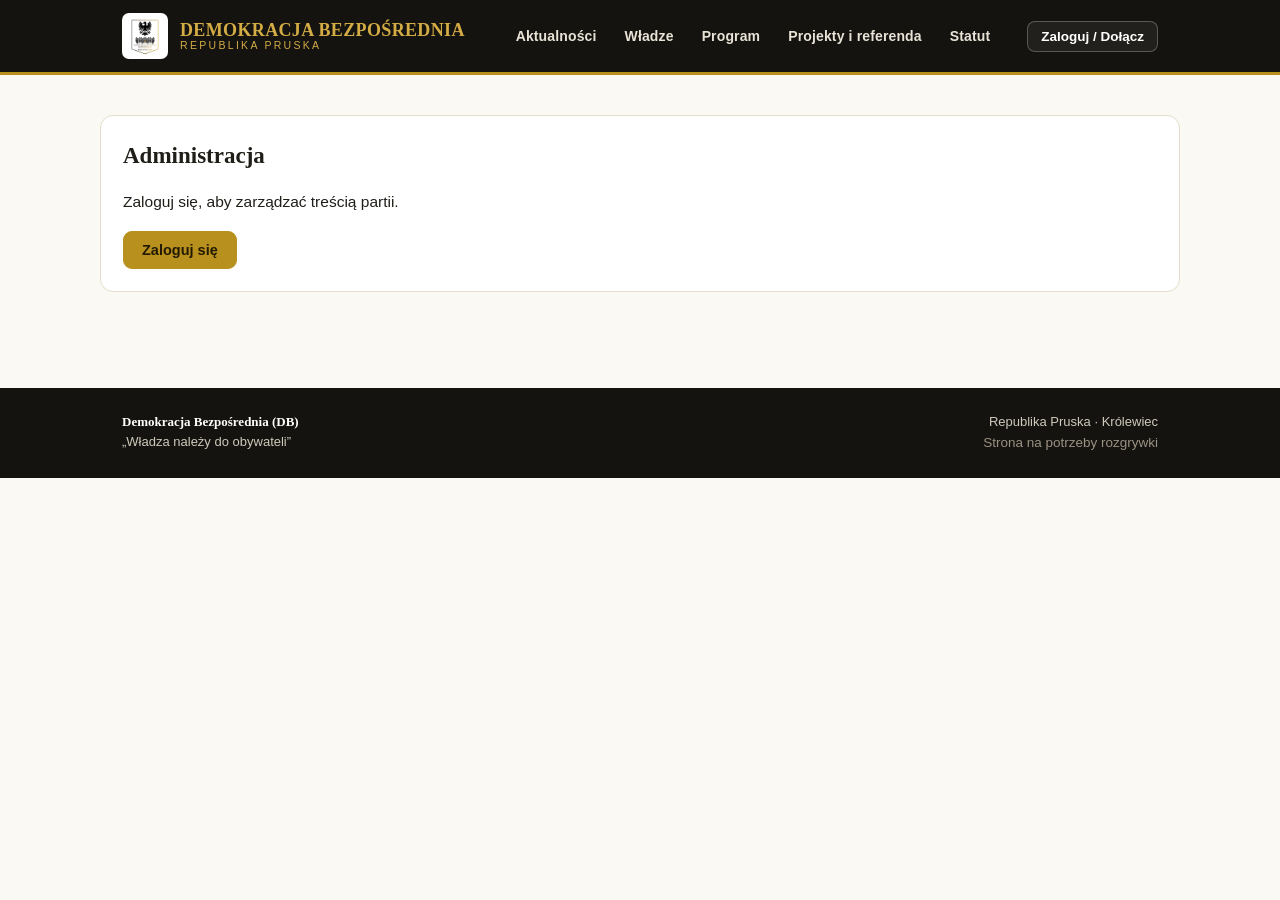
<file: admin.html>
<!DOCTYPE html>
<html lang="pl">
<head>
<meta charset="utf-8">
<meta name="viewport" content="width=device-width, initial-scale=1, viewport-fit=cover">
<title>Administracja — Demokracja Bezpośrednia</title>
<link rel="icon" href="assets/favicon.png">
<link rel="stylesheet" href="css/style.css">
</head>
<body>
<header class="top">
  <div class="top-in">
    <a class="brand" href="index.html"><img src="assets/logo.png" alt="DB"><span class="bt"><b>Demokracja Bezpośrednia</b><span>Republika Pruska</span></span></a>
    <nav class="menu" id="menu"></nav>
    <div class="acct" id="acct"></div>
  </div>
</header>
<main class="wrap section" id="main"></main>
<footer><div class="foot-in">
  <div><b>Demokracja Bezpośrednia (DB)</b><br>„Władza należy do obywateli”</div>
  <div style="text-align:right">Republika Pruska · Królewiec<br><span class="muted" style="color:#9a9282">Strona na potrzeby rozgrywki</span></div>
</div></footer>
<script src="js/vendor/firebase-app-compat.js"></script>
<script src="js/vendor/firebase-auth-compat.js"></script>
<script src="js/vendor/firebase-firestore-compat.js"></script>
<script src="config.js"></script>
<script src="js/wspolne.js"></script>
<script src="js/admin.js"></script>
</body>
</html>
</file>
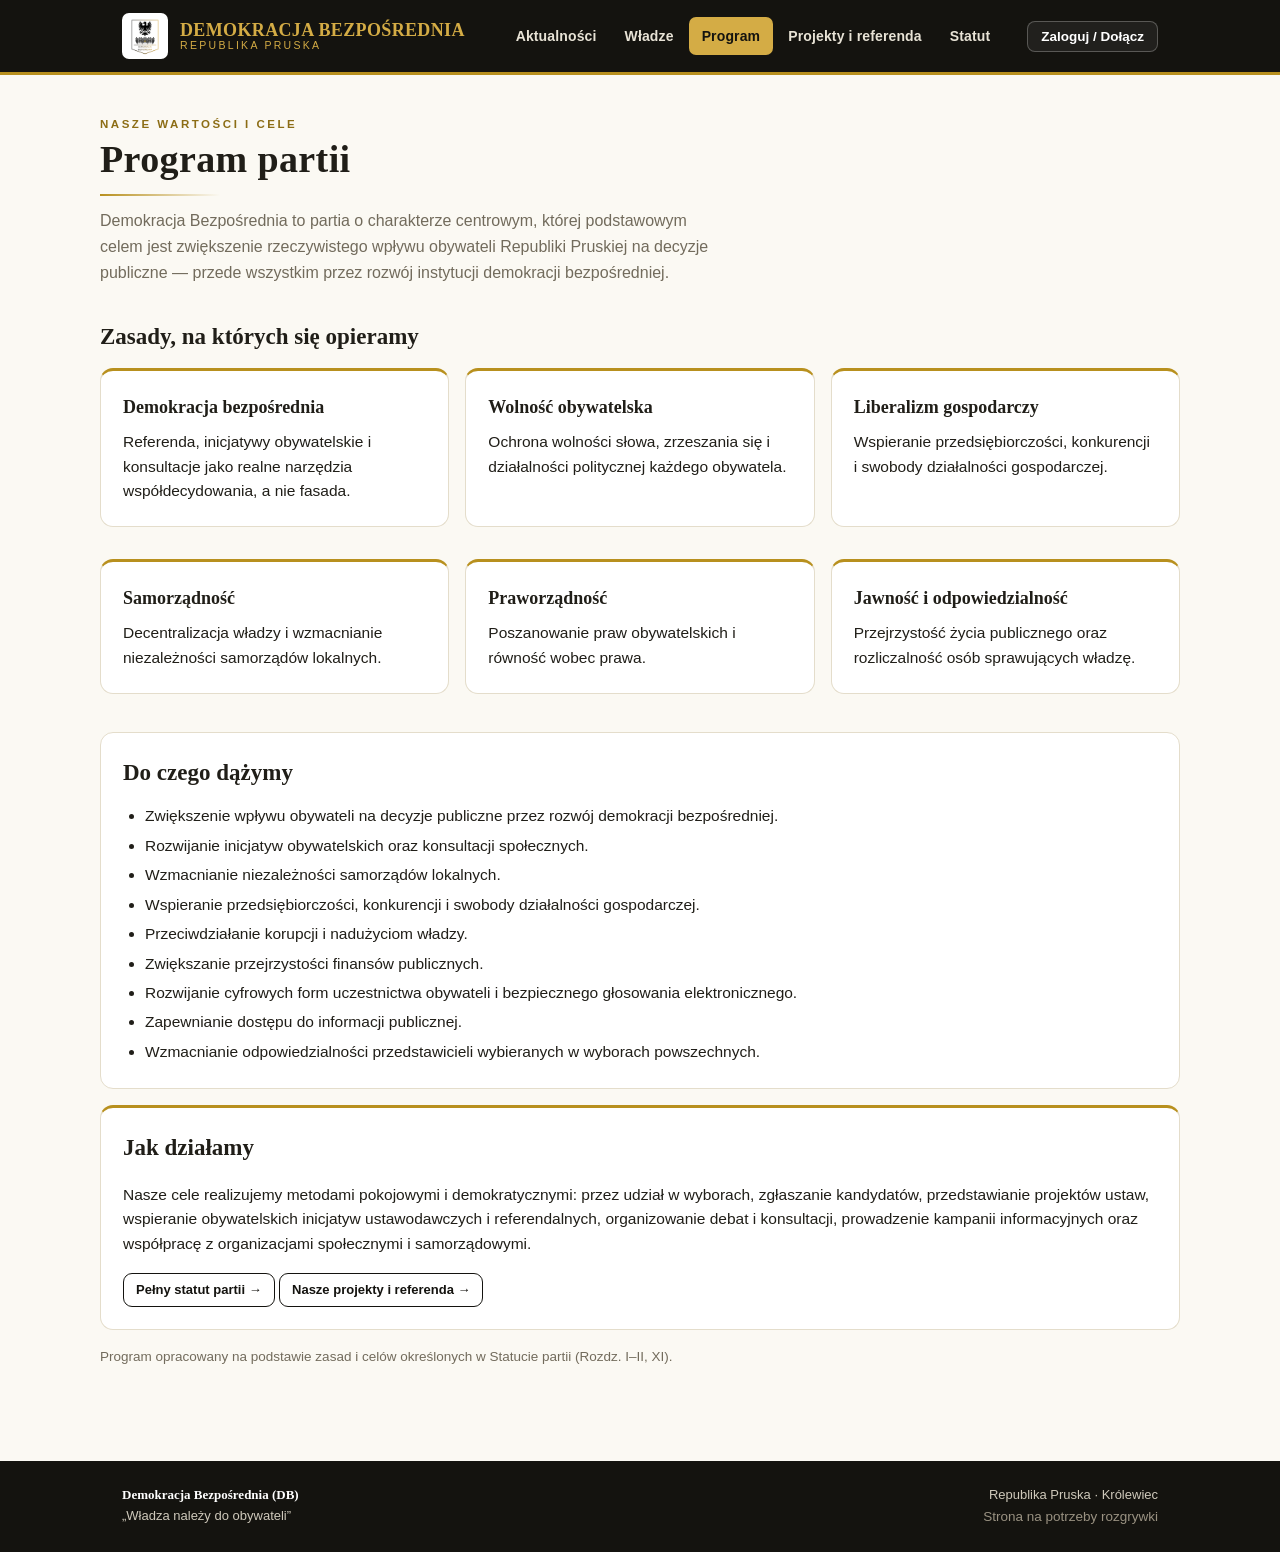
<file: program.html>
<!DOCTYPE html>
<html lang="pl">
<head>
<meta charset="utf-8">
<meta name="viewport" content="width=device-width, initial-scale=1, viewport-fit=cover">
<title>Program — Demokracja Bezpośrednia</title>
<link rel="icon" href="assets/favicon.png">
<link rel="stylesheet" href="css/style.css">
</head>
<body>
<header class="top">
  <div class="top-in">
    <a class="brand" href="index.html"><img src="assets/logo.png" alt="DB"><span class="bt"><b>Demokracja Bezpośrednia</b><span>Republika Pruska</span></span></a>
    <nav class="menu" id="menu"></nav>
    <div class="acct" id="acct"></div>
  </div>
</header>
<main class="wrap section" id="main"></main>
<footer><div class="foot-in">
  <div><b>Demokracja Bezpośrednia (DB)</b><br>„Władza należy do obywateli”</div>
  <div style="text-align:right">Republika Pruska · Królewiec<br><span class="muted" style="color:#9a9282">Strona na potrzeby rozgrywki</span></div>
</div></footer>
<script src="js/vendor/firebase-app-compat.js"></script>
<script src="js/vendor/firebase-auth-compat.js"></script>
<script src="js/vendor/firebase-firestore-compat.js"></script>
<script src="config.js"></script>
<script src="js/wspolne.js"></script>
<script src="js/program.js"></script>
</body>
</html>
</file>
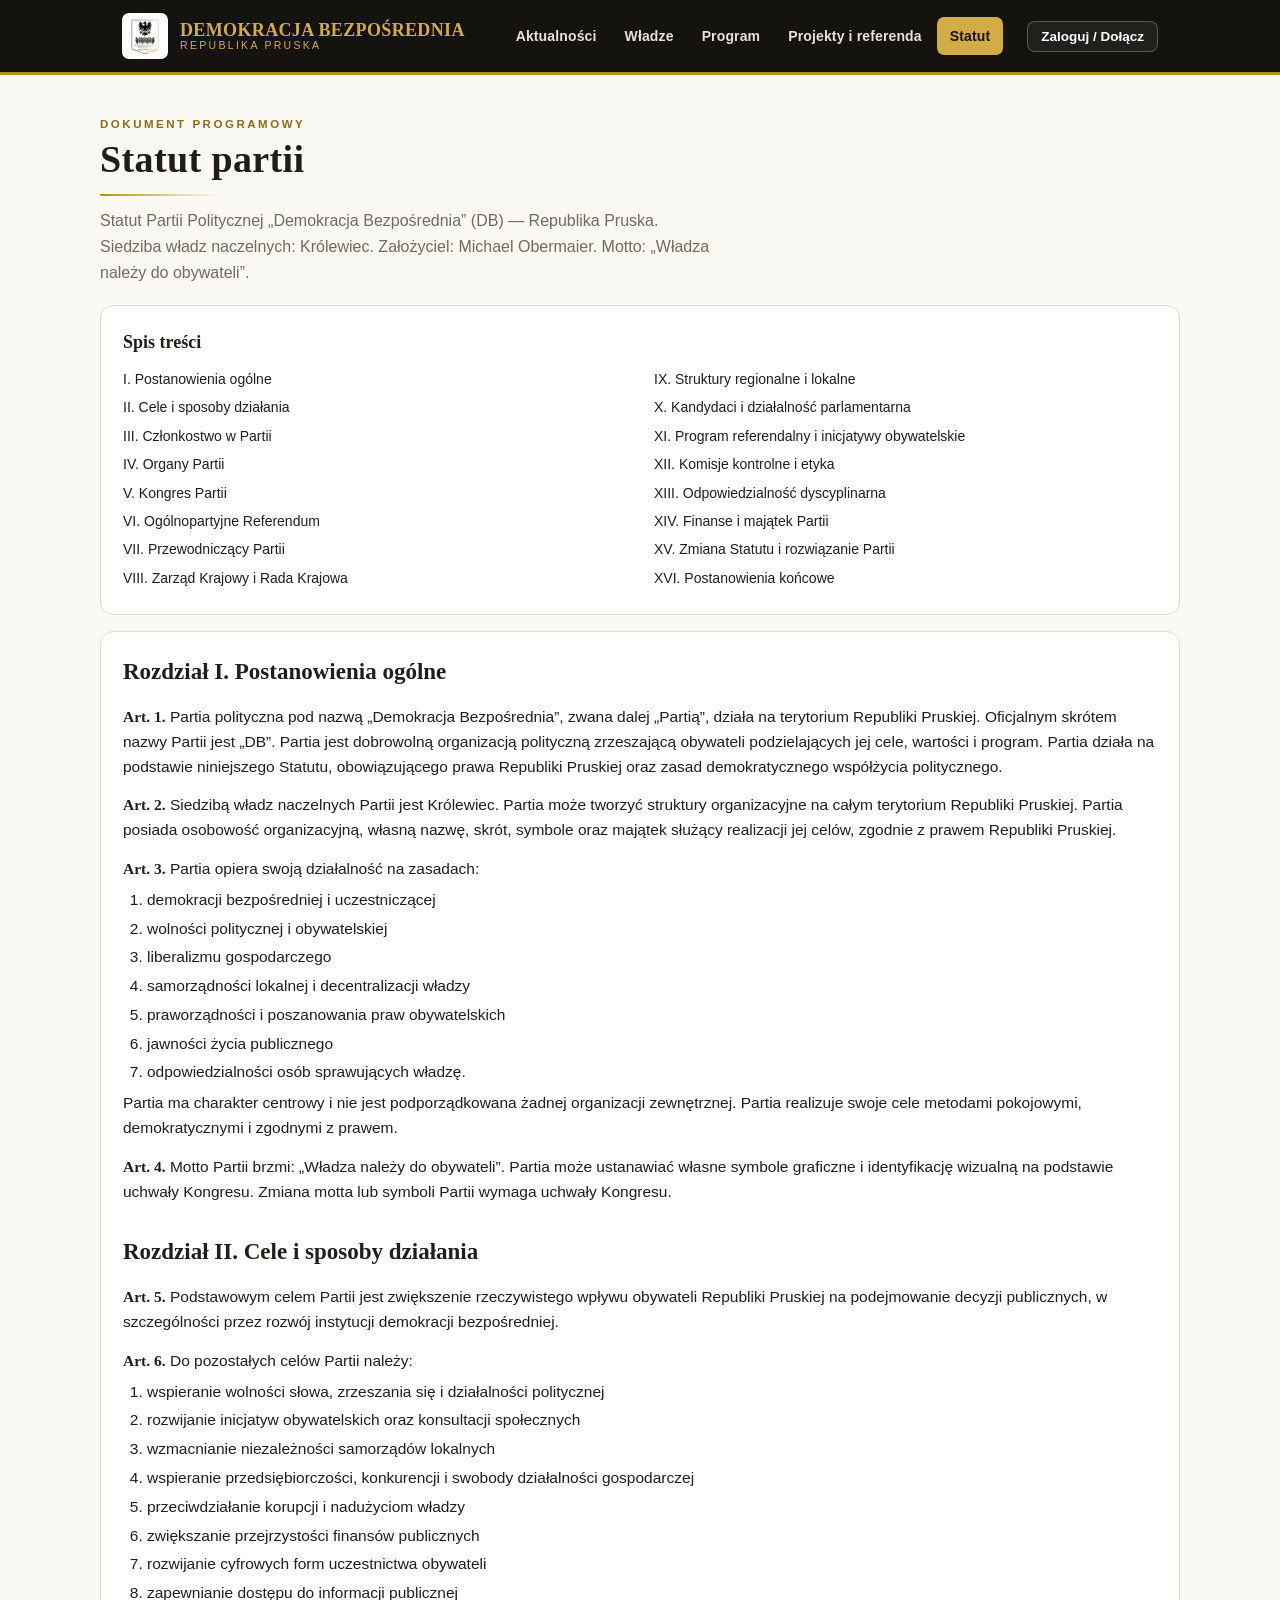
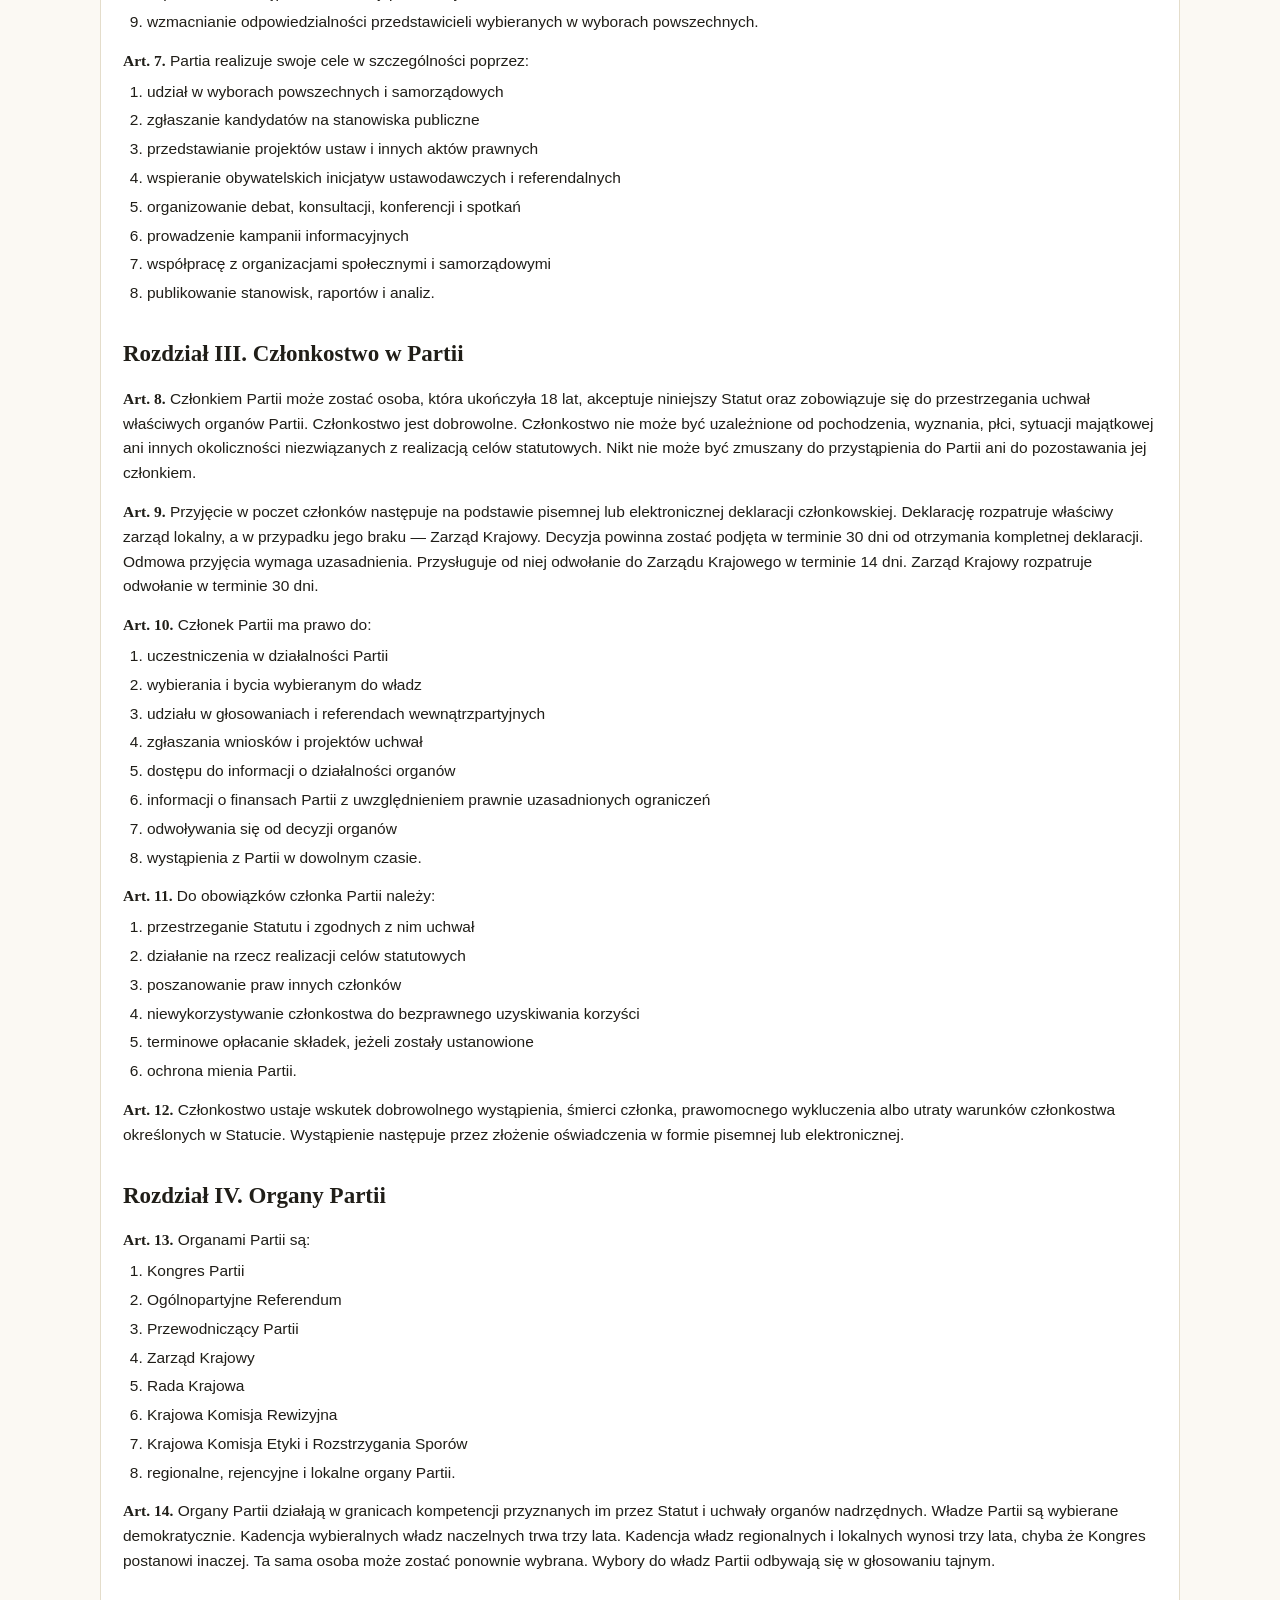
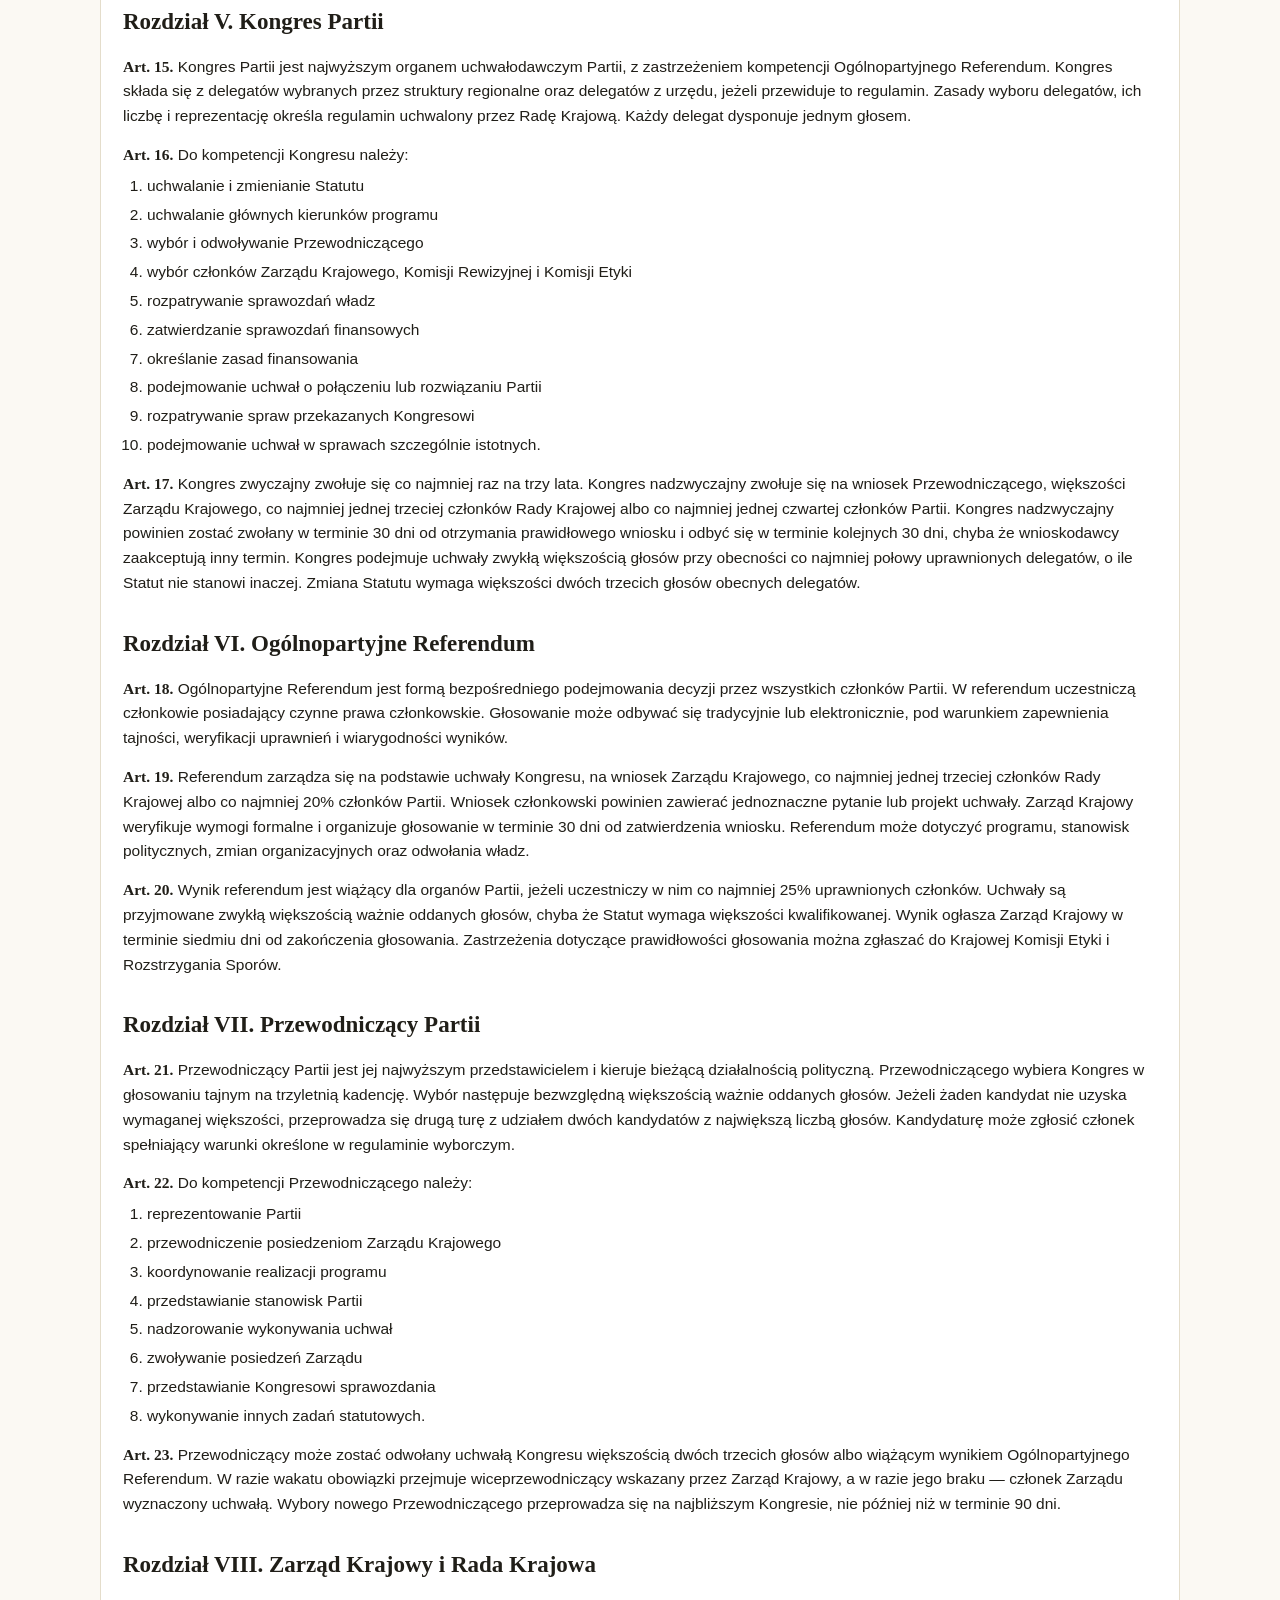
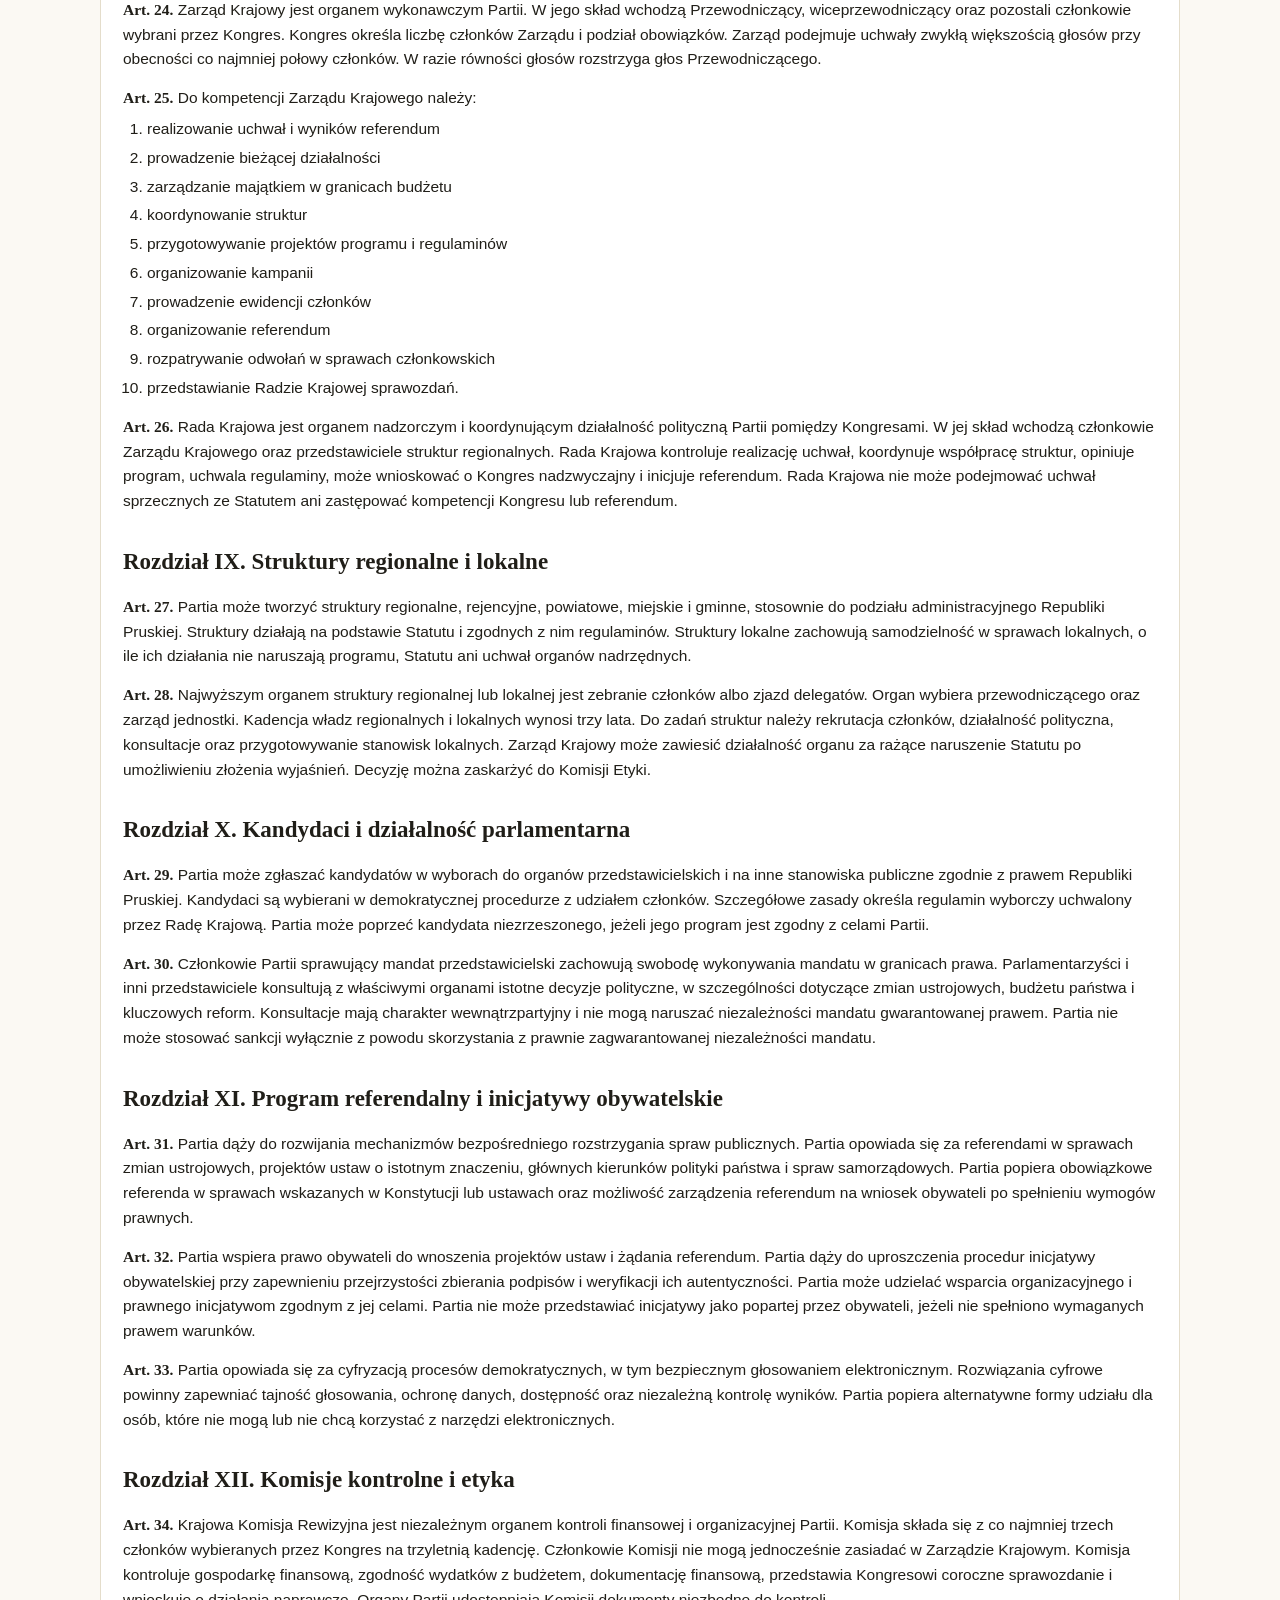
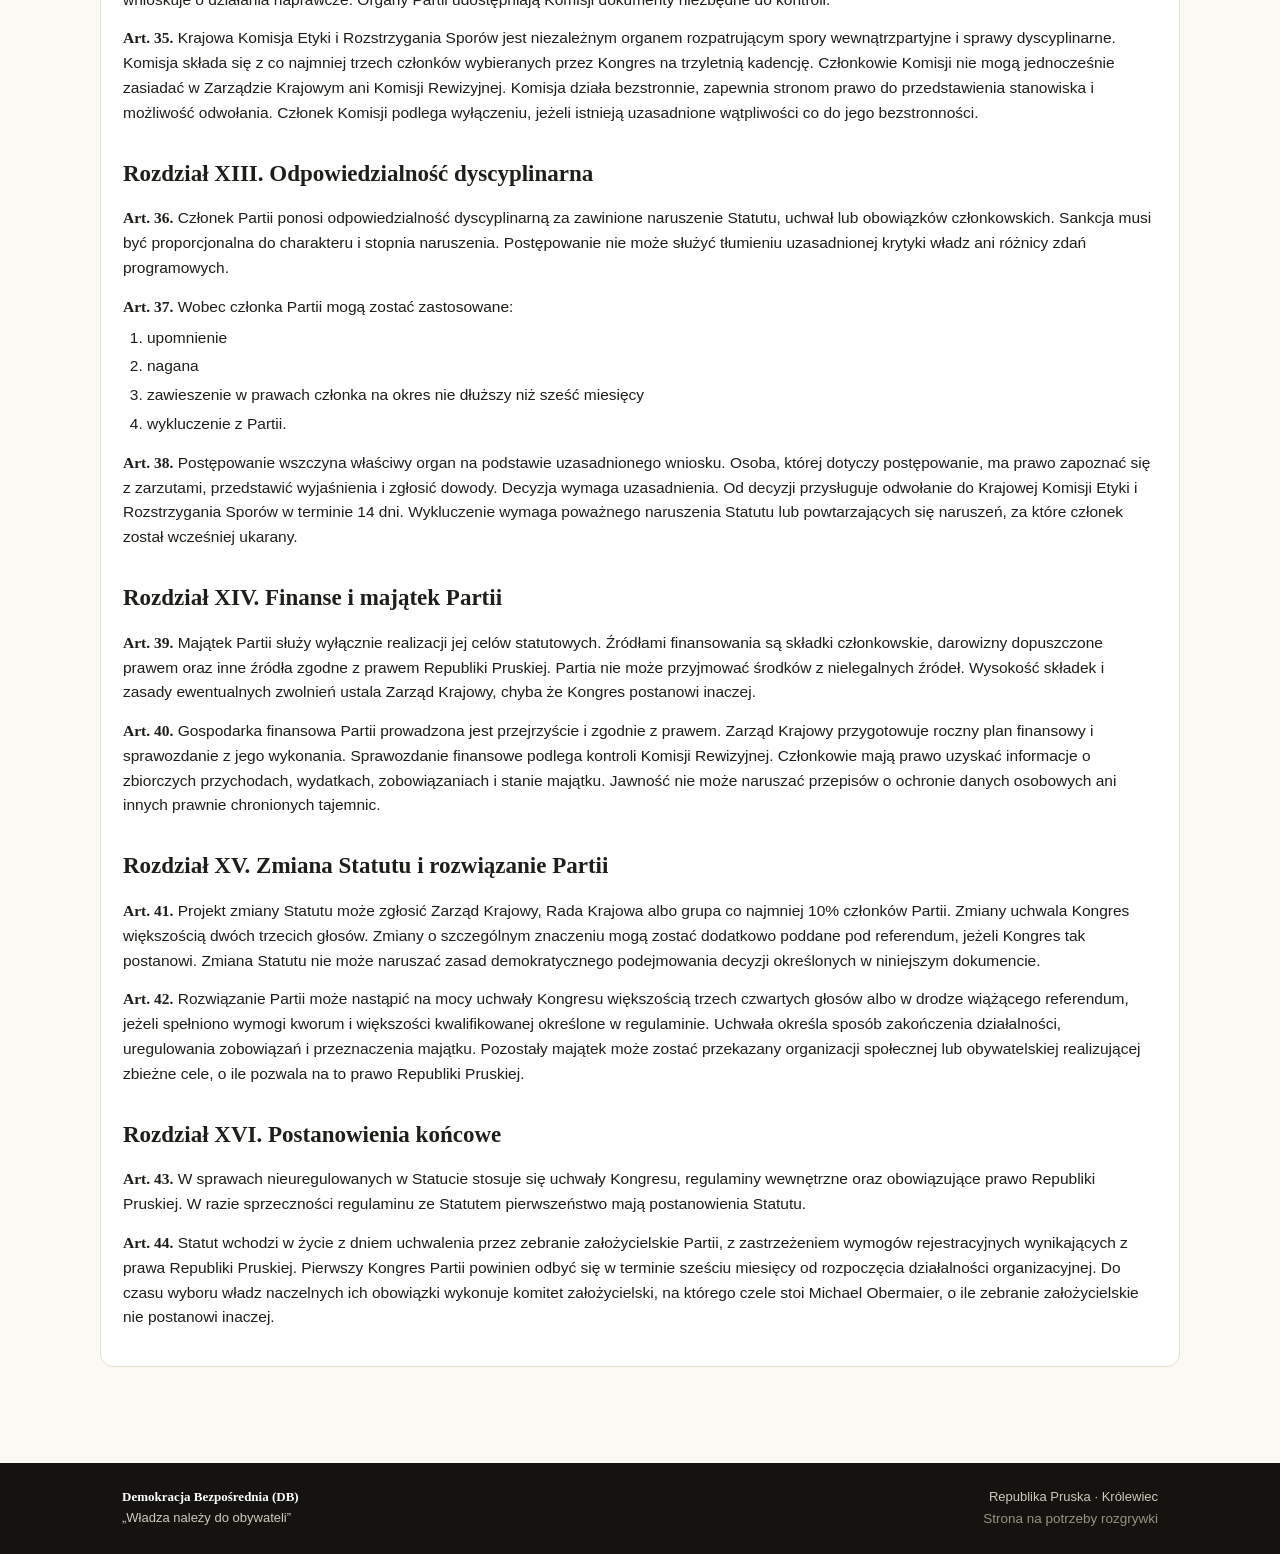
<file: statut.html>
<!DOCTYPE html>
<html lang="pl">
<head>
<meta charset="utf-8">
<meta name="viewport" content="width=device-width, initial-scale=1, viewport-fit=cover">
<title>Statut — Demokracja Bezpośrednia</title>
<link rel="icon" href="assets/favicon.png">
<link rel="stylesheet" href="css/style.css">
</head>
<body>
<header class="top">
  <div class="top-in">
    <a class="brand" href="index.html"><img src="assets/logo.png" alt="DB"><span class="bt"><b>Demokracja Bezpośrednia</b><span>Republika Pruska</span></span></a>
    <nav class="menu" id="menu"></nav>
    <div class="acct" id="acct"></div>
  </div>
</header>
<main class="wrap section" id="main"></main>
<footer><div class="foot-in">
  <div><b>Demokracja Bezpośrednia (DB)</b><br>„Władza należy do obywateli”</div>
  <div style="text-align:right">Republika Pruska · Królewiec<br><span class="muted" style="color:#9a9282">Strona na potrzeby rozgrywki</span></div>
</div></footer>
<script src="js/vendor/firebase-app-compat.js"></script>
<script src="js/vendor/firebase-auth-compat.js"></script>
<script src="js/vendor/firebase-firestore-compat.js"></script>
<script src="config.js"></script>
<script src="js/wspolne.js"></script>
<script src="js/statut.js"></script>
</body>
</html>
</file>
<file: css/style.css>
:root{
  --czern:#14130F; --atrament:#201E18; --grafit:#3A362C;
  --zloto:#B8901E; --zloto-ja:#D4AC45; --zloto-ciemne:#8C6D15;
  --krem:#FBF9F3; --papier:#FFFFFF; --kosc:#F3EFE4;
  --linia:#E4DDCB; --linia-mo:#D6CCB2;
  --stone:#726B5C; --mut:#9A9282;
  --ok:#2E7D5B; --err:#B23A3A;
  --serif:"Iowan Old Style","Palatino Linotype",Palatino,Georgia,"Times New Roman",serif;
  --sans:-apple-system,BlinkMacSystemFont,"Segoe UI",Roboto,Helvetica,Arial,sans-serif;
}
*{box-sizing:border-box}
html,body{margin:0;padding:0}
body{background:var(--krem);color:var(--atrament);font-family:var(--sans);font-size:15.5px;line-height:1.6;
  -webkit-font-smoothing:antialiased;padding-top:env(safe-area-inset-top,0);padding-bottom:env(safe-area-inset-bottom,0)}
a{color:var(--zloto-ciemne)}
img{max-width:100%}
[hidden]{display:none !important}
button,input,select,textarea{font-family:inherit;font-size:1rem;color:var(--atrament)}
.wrap{max-width:1080px;margin:0 auto;padding:0 22px}

/* ---------- nagłówek ---------- */
header.top{background:var(--czern);color:#fff;border-bottom:3px solid var(--zloto)}
.top-in{max-width:1080px;margin:0 auto;padding:0 22px;height:72px;display:flex;align-items:center;gap:18px}
.brand{display:flex;align-items:center;gap:12px;cursor:pointer;color:#fff;text-decoration:none}
.brand img{height:46px;background:#fff;border-radius:7px;padding:3px}
.brand .bt{line-height:1.05}
.brand b{font-family:var(--serif);font-size:18px;letter-spacing:.02em;display:block}
.brand span{font-size:10.5px;letter-spacing:.22em;text-transform:uppercase;color:var(--zloto-ja)}
nav.menu{display:flex;gap:2px;margin-left:auto;flex-wrap:wrap}
nav.menu a{color:#E8E3D6;text-decoration:none;padding:8px 13px;border-radius:7px;font-size:14px;font-weight:600;letter-spacing:.01em}
nav.menu a:hover{background:rgba(255,255,255,.08);color:#fff}
nav.menu a.on{color:var(--czern);background:var(--zloto-ja)}
nav.menu a.adm{color:var(--zloto-ja)}
.acct{margin-left:6px}
.acct button{cursor:pointer;border:1px solid rgba(255,255,255,.25);background:rgba(255,255,255,.06);color:#fff;padding:7px 13px;border-radius:8px;font-weight:600;font-size:13.5px}
.acct button:hover{border-color:var(--zloto)}

/* ---------- typografia / sekcje ---------- */
.eyebrow{font-size:11.5px;letter-spacing:.22em;text-transform:uppercase;color:var(--zloto-ciemne);font-weight:700}
h1.head{font-family:var(--serif);font-size:clamp(26px,4vw,38px);margin:6px 0 0;letter-spacing:.01em;line-height:1.08}
h2{font-family:var(--serif);font-size:23px;margin:0 0 6px}
h3{font-family:var(--serif);font-size:18px;margin:0 0 8px}
.lede{color:var(--stone);max-width:70ch;margin:12px 0 0;font-size:16px}
.rule{height:2px;background:linear-gradient(90deg,var(--zloto),transparent);max-width:120px;margin:14px 0 0}
.section{padding:40px 0}
.muted{color:var(--stone);font-size:13.5px}

/* ---------- hero ---------- */
.hero{background:linear-gradient(180deg,var(--papier),var(--krem));border-bottom:1px solid var(--linia)}
.hero-in{max-width:1080px;margin:0 auto;padding:46px 22px;display:flex;gap:34px;align-items:center;flex-wrap:wrap}
.hero img{height:150px;background:#fff;border:1px solid var(--linia);border-radius:14px;padding:10px}
.hero .ht{flex:1;min-width:280px}
.hero .motto{font-family:var(--serif);font-style:italic;color:var(--zloto-ciemne);font-size:19px;margin-top:12px}
.hero .meta{margin-top:14px;font-size:13.5px;color:var(--stone)}

/* ---------- karty ---------- */
.card{background:var(--papier);border:1px solid var(--linia);border-radius:13px;padding:22px;margin-bottom:16px}
.card.gold{border-top:3px solid var(--zloto)}
.grid{display:grid;gap:16px}
.g2{grid-template-columns:repeat(2,1fr)} .g3{grid-template-columns:repeat(3,1fr)}
@media(max-width:820px){.g2,.g3{grid-template-columns:1fr}}

/* news */
.news-item{border-bottom:1px solid var(--linia);padding:18px 0}
.news-item:first-child{padding-top:0}
.news-item:last-child{border-bottom:none}
.news-item .data{font-size:12.5px;color:var(--mut);letter-spacing:.04em;text-transform:uppercase}
.news-item h3{margin:4px 0 6px;font-size:20px}
.news-item .tresc{white-space:pre-wrap}

/* władze */
.osoba{background:var(--papier);border:1px solid var(--linia);border-radius:12px;padding:18px;text-align:center}
.osoba .av{width:68px;height:68px;border-radius:50%;background:var(--kosc);border:2px solid var(--zloto);margin:0 auto 10px;display:flex;align-items:center;justify-content:center;font-family:var(--serif);font-size:26px;color:var(--zloto-ciemne);overflow:hidden}
.osoba .av img{width:100%;height:100%;object-fit:cover}
.osoba .imie{font-family:var(--serif);font-size:17px}
.osoba .funkcja{color:var(--zloto-ciemne);font-weight:600;font-size:13.5px;margin-top:2px}
.organ-tyt{font-family:var(--serif);font-size:20px;margin:26px 0 12px;padding-bottom:6px;border-bottom:2px solid var(--linia-mo)}

/* projekty */
.chip{display:inline-block;font-size:10.5px;font-weight:800;letter-spacing:.06em;text-transform:uppercase;padding:3px 10px;border-radius:14px}
.chip.ustawa{background:rgba(184,144,30,.14);color:var(--zloto-ciemne);border:1px solid var(--linia-mo)}
.chip.referendum{background:rgba(46,125,91,.14);color:var(--ok);border:1px solid rgba(46,125,91,.35)}
.chip.st{background:var(--kosc);color:var(--stone)}
.drive-embed{width:100%;height:520px;border:1px solid var(--linia);border-radius:10px;margin-top:12px;background:var(--kosc)}
.drive-btn{display:inline-flex;align-items:center;gap:7px;margin-top:10px}

/* statut / program — tekst prawny */
.doc h2{margin-top:30px}
.doc h2:first-child{margin-top:0}
.doc .art{margin:14px 0}
.doc .art b{font-family:var(--serif)}
.doc ol,.doc ul{margin:6px 0 6px 2px;padding-left:22px}
.doc li{margin:4px 0}
.spis{columns:2;column-gap:28px;font-size:14px}
@media(max-width:620px){.spis{columns:1}}
.spis a{display:block;padding:3px 0;text-decoration:none;color:var(--atrament)}
.spis a:hover{color:var(--zloto-ciemne)}

/* przyciski */
.btn{display:inline-flex;align-items:center;justify-content:center;gap:8px;cursor:pointer;border:1px solid var(--czern);background:var(--czern);color:#fff;padding:10px 18px;border-radius:9px;font-weight:650;font-size:14.5px;text-decoration:none}
.btn:hover{background:#000}
.btn.gold{background:var(--zloto);border-color:var(--zloto);color:#231a02}
.btn.gold:hover{background:var(--zloto-ja);border-color:var(--zloto-ja)}
.btn.ghost{background:transparent;color:var(--czern)}
.btn.ghost:hover{background:var(--kosc)}
.btn.sm{padding:6px 12px;font-size:13px}
.btn.x{border-color:var(--linia-mo);background:#fff;color:var(--err);padding:4px 10px;font-size:12.5px}
.btn.x:hover{background:#faecec}

/* formularze */
label.f{display:block;margin-bottom:13px}
label.f>span{display:block;font-size:12.5px;color:var(--stone);font-weight:600;margin-bottom:5px}
input[type=text],input[type=email],input[type=password],input[type=url],select,textarea{
  width:100%;padding:10px 12px;background:#fff;border:1px solid var(--linia-mo);border-radius:8px}
input:focus,select:focus,textarea:focus{outline:none;border-color:var(--zloto)}
textarea{min-height:120px;resize:vertical;line-height:1.6}
.note{border-radius:9px;padding:10px 13px;font-size:13.5px;margin-top:12px;border:1px solid}
.note.ok{background:#eef7f1;border-color:#bfe0cd;color:#1f6246}
.note.err{background:#fbeeee;border-color:#e6c3c3;color:#8f2a2a}
.note.info{background:var(--kosc);border-color:var(--linia-mo);color:var(--stone)}
.empty{padding:26px;text-align:center;color:var(--mut);border:1px dashed var(--linia-mo);border-radius:12px}

/* tabsy admina */
.tabs{display:flex;gap:4px;border-bottom:2px solid var(--linia-mo);margin:20px 0 22px;flex-wrap:wrap}
.tabs button{background:none;border:none;border-bottom:3px solid transparent;margin-bottom:-2px;cursor:pointer;
  font-family:var(--serif);font-size:16px;padding:9px 15px;color:var(--stone)}
.tabs button[aria-selected=true]{color:var(--czern);border-bottom-color:var(--zloto)}
.pane{display:none}.pane.on{display:block}

/* modal */
.modal-bg{position:fixed;inset:0;background:rgba(20,19,15,.55);display:flex;align-items:center;justify-content:center;padding:20px;z-index:60}
.modal{background:var(--papier);border:1px solid var(--linia);border-radius:15px;width:100%;max-width:420px;overflow:hidden;box-shadow:0 30px 70px rgba(0,0,0,.3)}
.modal-hd{background:var(--czern);color:#fff;padding:20px;text-align:center;position:relative}
.modal-hd img{height:46px;background:#fff;border-radius:7px;padding:3px}
.modal-hd b{display:block;font-family:var(--serif);margin-top:8px;font-size:18px}
.modal-bd{padding:22px}
.tabs2{display:flex;background:var(--kosc);border:1px solid var(--linia-mo);border-radius:9px;padding:4px;margin-bottom:18px}
.tabs2 button{flex:1;border:none;background:none;cursor:pointer;padding:8px;border-radius:6px;font-weight:700;font-size:13.5px;color:var(--stone)}
.tabs2 button[aria-pressed=true]{background:var(--zloto);color:#231a02}
.x-close{position:absolute;top:12px;right:14px;background:rgba(255,255,255,.14);border:none;color:#fff;width:28px;height:28px;border-radius:50%;cursor:pointer;font-size:16px}

footer{background:var(--czern);color:#CFC9BB;margin-top:40px}
.foot-in{max-width:1080px;margin:0 auto;padding:24px 22px;display:flex;justify-content:space-between;gap:16px;flex-wrap:wrap;font-size:13px}
.foot-in b{color:#fff;font-family:var(--serif)}

@media(max-width:760px){
  .top-in{height:auto;min-height:64px;flex-wrap:wrap;padding:10px 16px;gap:10px}
  .brand{order:1}.acct{order:2;margin-left:auto}
  nav.menu{order:3;flex-basis:100%;overflow-x:auto;flex-wrap:nowrap;margin:0 -16px;padding:0 16px 4px}
  nav.menu a{white-space:nowrap}
  .drive-embed{height:380px}
}
</file>
